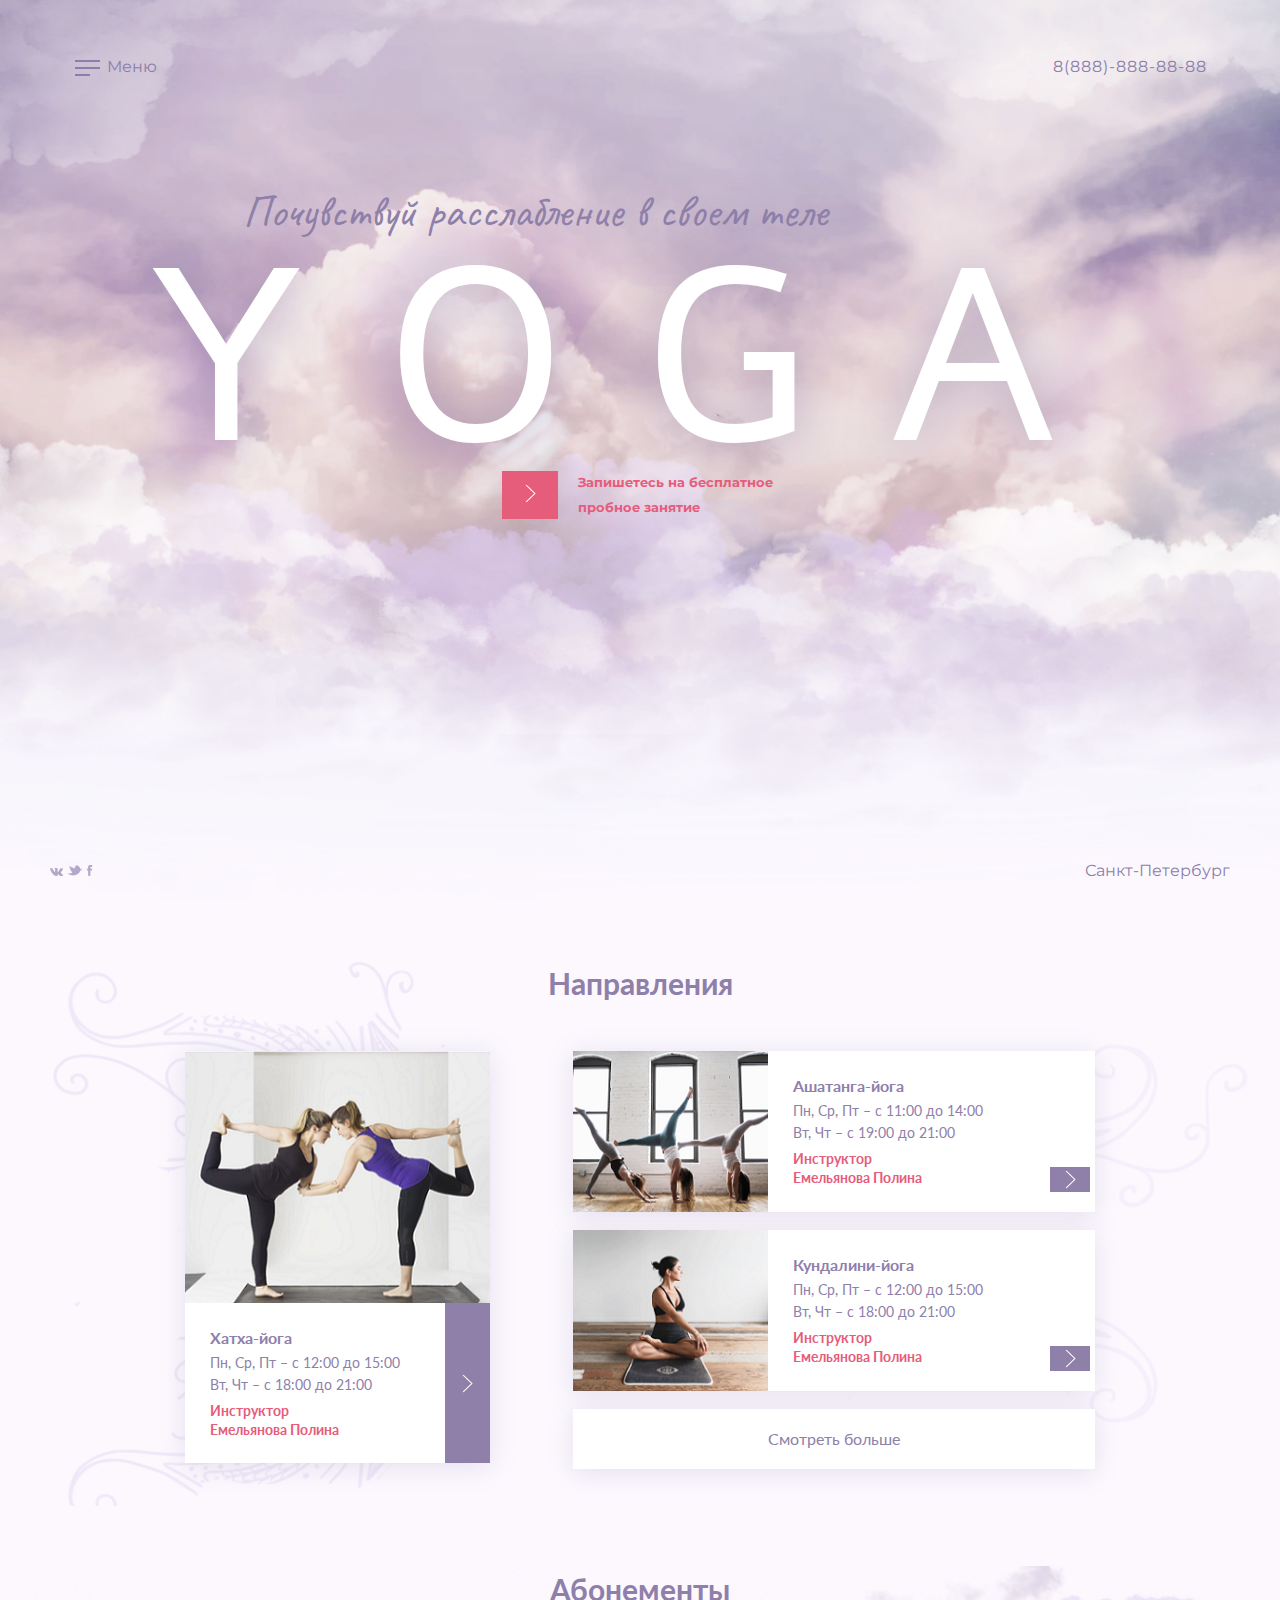
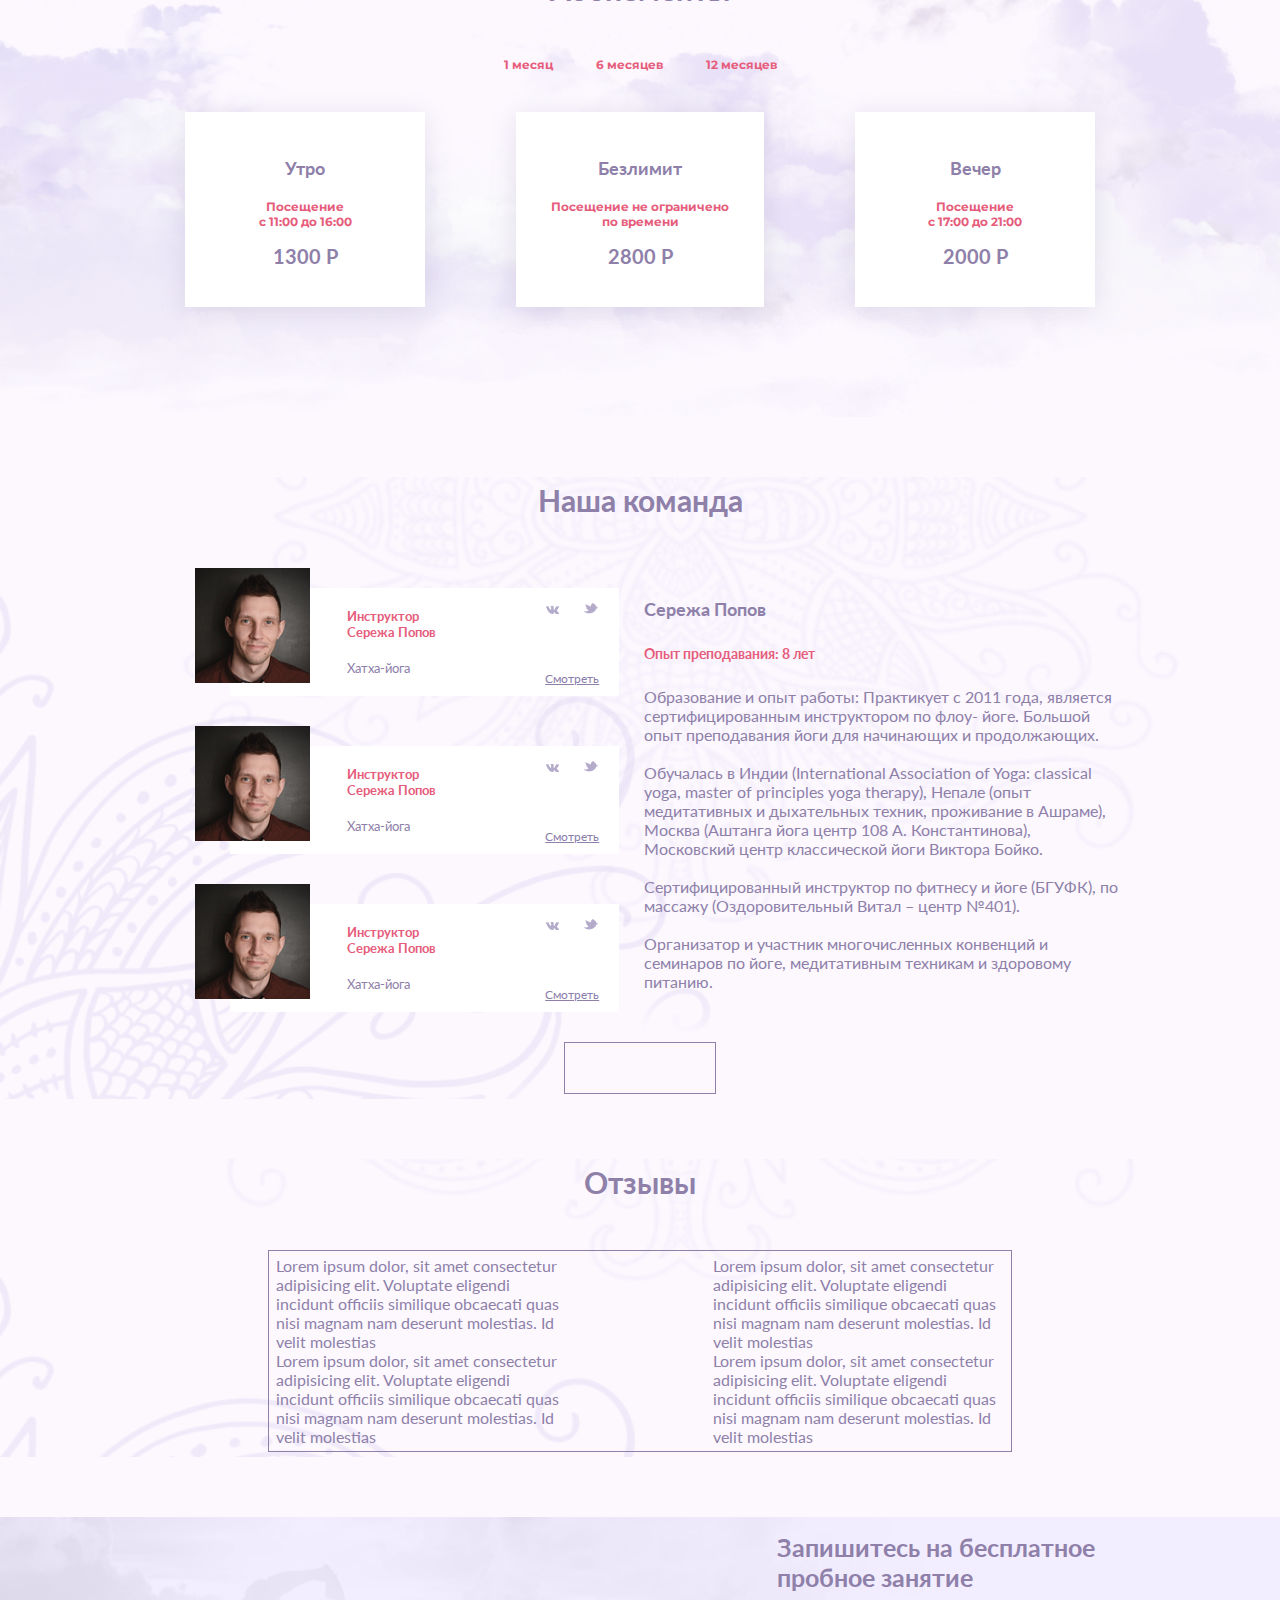
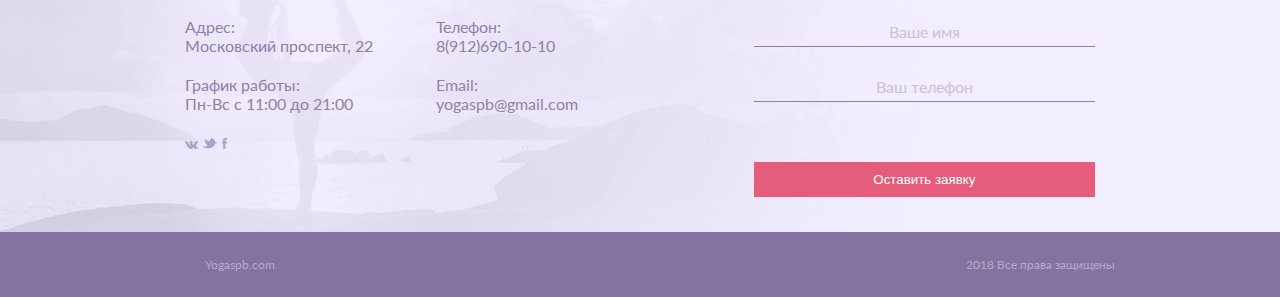
<file: index.html>
<!DOCTYPE html>
<html lang="ru en">
<head>
    <meta charset="UTF-8">
    <meta name="viewport" content="width=device-width, initial-scale=1.0">
    <meta http-equiv="X-UA-Compatible" content="ie=edge">
    <!-- STYLES -->
    <link rel="stylesheet" href="style.css">
    <!-- FONTS -->
    <link href="https://fonts.googleapis.com/css?family=Caveat&display=swap" 
        rel="stylesheet">
    <link href="https://fonts.googleapis.com/css?family=Alef&display=swap"
         rel="stylesheet">
    <link href="https://fonts.googleapis.com/css?family=Lato&display=swap" 
         rel="stylesheet">
    <!-- TEST FONT -->
    <link href="https://fonts.googleapis.com/css?family=Montserrat:500&display=swap" 
        rel="stylesheet">
    <title>Document</title>
</head>
<body>

    <header class = "page-header">
        <div class="header-top">
            <nav class="page-nav">
                <span class="burger"></span>
                <span class="menu">Меню</span>
            </nav>
            <div class="phone"><a href="#">8(888)-888-88-88</a></div>
        </div>
        <div class="header-title">
            <span class="first-title">Почувствуй расслабление в своем теле</span>    
            <span class="second-title">yoga</span>
        </div>
        <div class="header-button">
            <button><img src="img/chevron-right.png" alt=""></button>
            <div>Запишетесь на бесплатное  пробное занятие</div>  
        </div>
        <div class="header-social">
            <a href="#"><img src="img/social-vk.png"></a>
            <a href="#"><img src="img/social-tw.png"></a>
            <a href="#"><img src="img/social-fb.png"></a>
        </div>
        <div class="header-city">Санкт-Петербург</div>
    </header>
        
    <div class="container container-item_1">
        <section class="section">
            <div class="title">Направления</div>
            <div class="direction-flex-container">
                <div class="flex-element_1 flex-element">
                    <div class="image">
                        <img src="img/img-content_1.png" class="img-1 img">
                    </div>
                    <div class="text-wrapper">
                        <div class="text">
                            <span>Хатха-йога</span>
                            <span>Пн, Ср, Пт – с 12:00 до 15:00</span>
                            <span>Вт, Чт – с 18:00 до 21:00</span>
                            <strong>Инструктор <br> Емельянова Полина</strong>
                        </div>
                        <div class="button"><img src="img/chevron-right.png" alt=""></div>
                    </div>  
                </div>
                <div class="flex-element_2 flex-element">
                    <div class="image">
                        <img src="img/img-content_2.png" class="img-2 img">
                    </div>
                    <div class="text-wrapper">
                        <div class="text">
                            <span>Ашатанга-йога</span>
                            <span>Пн, Ср, Пт – с 11:00 до 14:00</span>
                            <span>Вт, Чт – с 19:00 до 21:00</span>
                            <strong>Инструктор <br> Емельянова Полина</strong>
                        </div>
                        <div class="button"><img src="img/chevron-right.png" alt=""></div>
                    </div>
                </div>
                <div class="flex-element_3 flex-element">
                    <div class="image">
                        <img src="img/img-content_3.png" alt="" class="img-3 img">
                    </div>
                    <div class="text-wrapper">
                        <div class="text">
                            <span>Кундалини-йога</span>
                            <span>Пн, Ср, Пт – с 12:00 до 15:00</span>
                            <span>Вт, Чт – с 18:00 до 21:00</span>
                            <strong>Инструктор <br> Емельянова Полина</strong>
                        </div>
                        <div class="button"><img src="img/chevron-right.png" alt=""></div>
                    </div>
                </div>
                <div class="more flex-element"><span>Смотреть больше</span></div>
            </div>
        </section>
    </div>
       <div class="container container-item_2">
        <section class="section">
            <div class="title">Абонементы</div>
            <div class="date">
                <span>1 месяц</span>
                <span>6 месяцев</span>
                <span>12 месяцев</span>
            </div>
            <div class="abonem-container">
                <div class="abonem-wrap abonem-wrap1">
                    <div class="item-abonem">
                        <span class="title-abonem">Утро</span>
                        <span>Посещение <br> с 11:00 до 16:00</span>
                        <span>1300 Р</span>
                        <button>Приобрести</button>
                    </div>
                 </div>
                 <div class="abonem-wrap abonem-wrap2"> 
                    <div class="item-abonem">
                        <span class="title-abonem">Безлимит</span>
                        <span>Посещение не ограничено <br> по времени</span>
                        <span>2800 Р</span>
                        <button>Приобрести</button>
                    </div>
                </div> 
                <div class="abonem-wrap abonem-wrap3"> 
                    <div class="item-abonem">
                        <span class="title-abonem">Вечер</span>
                        <span>Посещение <br> с 17:00 до 21:00</span>
                        <span>2000 Р</span>
                        <button>Приобрести</button>
                    </div>
             </div>       
            </div>
        </section>
        </div>
        <div class="container container-item_3">
            <section class="section">
                <div class="title">Наша команда</div>
                <div class="team-block">
                    <ul class="team-list">
                        <li>
                            <span class="red-string">Инструктор <br> Сережа Попов</span>
                            <span>Хатха-йога</span>
                            <div class="employee-social">
                                <a href="#"><img src="img/social-vk.png" alt=""></a>
                                <a href="#"><img src="img/social-tw.png" alt=""></a>
                            </div>
                            <div class="employee-page"><a href="#">Смотреть</a></div>
                            <img class="employee-img" src="img/employee-img1.png" alt="">
                        </li>
                        <li>
                            <span class="red-string">Инструктор <br> Сережа Попов</span>
                            <span>Хатха-йога</span>
                            <div class="employee-social">
                                <a href="#"><img src="img/social-vk.png" alt=""></a>
                                <a href="#"><img src="img/social-tw.png" alt=""></a>
                            </div>
                            <div class="employee-page"><a href="#">Смотреть</a></div>
                            <img class="employee-img" src="img/employee-img1.png" alt="">
                            </li>
                            <li>
                                <span class="red-string">Инструктор <br> Сережа Попов</span>
                                <span>Хатха-йога</span>
                                <div class="employee-social">
                                    <a href="#"><img src="img/social-vk.png" alt=""></a>
                                    <a href="#"><img src="img/social-tw.png" alt=""></a>
                                </div>
                                <div class="employee-page"><a href="#">Смотреть</a></div>
                                <img class="employee-img" src="img/employee-img1.png" alt="">
                            </li>
                    </ul>
                    <div class="team-desription">
                        <span class="title-abonem title-employee">Сережа Попов</span>
                        <span>Опыт преподавания: 8 лет</span>
                        <span>
                            Образование и опыт работы: Практикует с 2011 года, 
                            является сертифицированным инструктором по флоу- йоге. 
                            Большой опыт преподавания йоги для начинающих и продолжающих. <br> <br>
                            Обучалась в Индии (International Association of Yoga: classical yoga, 
                            master of principles yoga therapy), Непале 
                            (опыт медитативных и дыхательных техник, проживание в Ашраме), 
                            Москва (Аштанга йога центр 108 А. Константинова), 
                            Московский центр классической йоги Виктора Бойко. <br> <br>
                            Сертифицированный инструктор по фитнесу и йоге (БГУФК), по массажу 
                            (Оздоровительный Витал – центр №401). <br> <br> Организатор и участник многочисленных конвенций 
                            и семинаров по йоге, медитативным техникам и здоровому питанию.
                        </span>
                    </div>
                </div>
                <div class="element"></div>
            </section>
        </div>
        <div class="container container-item_4">
            <section class="section">
                <div class="title">Отзывы</div>
                <div class="report">
                    <div class="report-item report-item-1">
                        Lorem ipsum dolor, sit amet consectetur 
                        adipisicing elit. Voluptate eligendi 
                        incidunt officiis similique 
                        obcaecati quas nisi magnam nam 
                        deserunt molestias. Id velit molestias</div>
                    <div class="report-item report-item-2">
                        Lorem ipsum dolor, sit amet consectetur 
                        adipisicing elit. Voluptate eligendi 
                        incidunt officiis similique 
                        obcaecati quas nisi magnam nam 
                        deserunt molestias. Id velit molestias</div>
                    <div class="report-item report-item-3">
                        Lorem ipsum dolor, sit amet consectetur 
                        adipisicing elit. Voluptate eligendi 
                        incidunt officiis similique 
                        obcaecati quas nisi magnam nam 
                        deserunt molestias. Id velit molestias</div>
                    <div class="report-item report-item-4">
                        Lorem ipsum dolor, sit amet consectetur 
                        adipisicing elit. Voluptate eligendi 
                        incidunt officiis similique 
                        obcaecati quas nisi magnam nam 
                        deserunt molestias. Id velit molestias</div>
                </div>
            </section>
        </div>
        <div class="container container-item_5">
            <section class="section">
                <div class="footer-top">
                    <div class="footer-top-contacts">
                        <span>Адрес: <br> Московский проспект, 22</span>
                        <span>График работы: <br> Пн-Вс с 11:00 до 21:00</span>
                        <span>
                            <a href="#"><img src="img/social-vk.png"></a>
                            <a href="#"><img src="img/social-tw.png"></a>
                            <a href="#"><img src="img/social-fb.png"></a>
                        </span>
                        <span>Телефон: <br> 8(912)690-10-10</span>
                        <span>Email: <br> yogaspb@gmail.com</span>
                    </div>
                    <div class="footer-top-form">
                        <span class="title footer-flex-element">Запишитесь на бесплатное <br> пробное занятие</span>
                        <form class="footer-flex-element footer-form" action="" method="">
                            <label class="label_1" for="your-name">Ваше имя</label>
                            <input class="input_1" type="text" id="your-name">
                            <label class="label_2" for="phone">Ваш телефон</label>
                            <input class="input_2" type="text" id="phone">                             
                        </form>
                        <button class="footer-flex-element">Оставить заявку</button>
                    </div>
                </div>
            </section>
        </div>
        <div class="container container-item_6">
            <section class="section">
                <div class="copyright">
                    <span>Yogaspb.com</span>
                    <span>2018 Все права защищены</span>
                </div>
            </section>
        </div>





    <script src="script.js"></script>
</body>
</html>
</file>
<file: style.css>
* {
    transition: .2s;
}
a {
    text-decoration: none;
    color: #8B7EAC;
}
body {
    margin: 0;
    padding: 0;
    width: 100%;
    background: #FCF8FE;
}
.container {
    margin: 0 auto;
    margin-bottom: 60px;
    width: 100%;
    max-width: 1440px;

    background: #FCF8FE; 
}


/* HEADER */

.page-header {
    position: relative;
    margin-bottom: 60px;
    height: 100vh;

    background: url("img/bg-image.png") no-repeat 50% 50%;
    background-size: cover;
}
.header-top {
    display: flex;
    justify-content: space-between;
    align-items: center;
    padding: 50px 100px;

    /* font-weight: bold;
    font-family: 'Roboto', sans-serif; */
    font-family: 'Montserrat', sans-serif;
    color: #8B7EAC;
}
.page-nav {
    position: relative;
    padding: 7px;
}
.page-nav:hover {
    color: #e65c7b;
    cursor: pointer;
}
.phone {
    margin-right: -27px;
    letter-spacing: 1px;
    
}
.phone:hover a {
    color: #e65c7b;
    transition: .5s;
}
.page-nav .burger {
    display: inline-block;
    position: absolute;
    top: 50%;
    right: 100%;
    width: 25px;
    height: 2px;
    background: #8B7EAC;
}
.page-nav .burger::before, .page-nav .burger::after {
    position: absolute;
    content: "";
    height: 2px;
    background: #8B7EAC;
}
.page-nav .burger::before {
    top: -7px;
    width: 25px;
}
.page-nav .burger::after {
    top: 7px;
    width: 15px;
} 
.header-title {
    text-align: center;
    padding: 50px 10px;
}
.header-title .first-title, .header-title .second-title {
    display: block;
}
.header-title .first-title {
    margin-bottom: 60px;
    margin-left: -210px;
    font-size: 45px;
    font-family: 'Caveat', cursive;
    color: #8E80A9;
}
.header-title .second-title {
    font-size: 245px;
    font-family: 'Alef', sans-serif;
    text-transform: uppercase;
    letter-spacing: 80px;
    text-shadow: 0px 4px 50px rgba(131, 115, 161, 0.6);
    color: #fff;
    line-height: 120px;
}
.header-button {
    display: flex;
    justify-content: center;
    align-items: center;
    transition: .3s;
}
.header-button button {
    transition: .3s;
}
.header-button button:hover {
    transform: scale(1.3);
    border-radius: 50px;
}
.header-button:hover div {
    color: #d52149;
    text-shadow: 2px 2px 55px #d52149;
    transition: .3s;
}
.header-button button {
    margin-right: 20px;
    width: 56px;
    height: 48px;
    cursor: pointer;
    border: none;
    background: #E65C7B;
}
.header-button div {
    max-width: 200px;
    font-size: 13px;
    /* font-family: 'Lato', sans-serif; */
    font-family: 'Montserrat', sans-serif;
    font-weight: bold;
    line-height: 25px;
    
    color: #E65C7B;
} 
.header-social {
    position: absolute;
    left: 50px;
    bottom: 20px;
}
.header-city {
    position: absolute;
    right: 50px;
    bottom: 20px;
    font-family: 'Montserrat', sans-serif;
    font-size: 16px;
    /* font-weight: bold; */
    color: #8B7EAC;
}


/* GENERAL STYLES FOR PAGES */

.section {
    margin: 0 auto;
    max-width: 910px;
    padding: 5px;
    font-family: 'Lato', sans-serif;
    color: #8E80A9;
}
.section .title {
    margin: 0 auto;
    margin-bottom: 50px;
    max-width: 400px;
    font-size: 30px;
    font-weight: bold;
    text-align: center;
}


/* DIRECTION */

.container-item_1 {
    background: url("img/direction-bg.png") no-repeat 50% 50%;
    background-size: cover;  
}
.direction-flex-container {
    display: flex;
    flex-direction: column;
    justify-content: flex-start;
    /* align-items: space-between;  CHECK !!!!!!!!*/
    flex-wrap: wrap;
    height: 450px;
    width: 100%;
}
.flex-element {
    display: flex;

    box-shadow: 0px 4px 25px rgba(142, 128, 169, 0.2);
    background: #fff;
}
.flex-element .text {
    box-sizing: border-box;
    padding: 25px;
}
.flex-element .text span:first-child {
    display: block;
    margin-bottom: 7px;
    font-size: 16px;
    font-weight: bold;
}
.flex-element .text span:nth-child(2), 
.flex-element .text span:nth-child(3) {
    font-size: 14px;
    display: block;
    margin-bottom: 5px;
}
.flex-element .text span:nth-child(3) {
    margin-bottom: 7px;
}
.flex-element .text strong {
    font-size: 14px;
    color: #E65C7B;
}
.flex-element .image img {
    width: 100%;
    height: 100%;
}
 .flex-element_2 .image, .flex-element_3 .image {
    min-width: 195px;
}
/*
.flex-element_2 .text, .flex-element_3 .text {
    max-height: 180px;
} */
.flex-element_1 {
    flex-direction: column;
    align-items: center;
    max-width: 305px;
    /* height: 100%; */
}
.flex-element_1 .text {
    min-height: 100%;
}
.flex-element_2, .flex-element_3 {
    margin-bottom: 2%;
}
 .more {
    padding: 0px 100px;
    text-align: center;
    line-height: 60px;
    cursor: pointer;
}
.more span {
    display: block;
    width: 100%;
}
.more:hover {
    box-shadow: 
        0px 12px 10px  rgba(142, 128, 169, 0.2),
        0px -12px 10px  rgba(142, 128, 169, 0.2);
}
.text-wrapper {
    position: relative;
    width: 100%;
}
.flex-element .button {
    display: flex;
    justify-content: center;
    align-items: center;

    cursor: pointer;
}
.flex-element_1 .button {
    position: absolute;
    right: 0;
    bottom: 0;
    top: 0;
    width: 45px;
    background: #8E80A9;
}
.flex-element_2 .button, .flex-element_3 .button {
    position: absolute;
    background: #8E80A9;
    bottom: 20px;
    right: 5px;
    width: 40px;
    height: 25px;
}

/* SUBSCRIPTION */
.container-item_2 {
    background: url("img/bg-image_2.png") no-repeat 50% 50%;
    background-size: cover;
}
.date {
    display: flex;
    justify-content: space-between;
    max-width: 30%;
    margin: 0px auto;
    margin-bottom: 40px;
    font-family: 'Montserrat', sans-serif;
    font-size: 12px;
    font-weight: bold;
    cursor: pointer;
    color: #E65C7B;
}
.date span:hover {
    text-decoration: underline;
}
.abonem-container {
    position: relative;
    display: flex;
    justify-content: space-between;
    height: 300px;
}
.abonem-wrap {
    height: 65%;
    overflow: hidden;
    box-shadow: 0px 4px 25px rgba(142, 128, 169, 0.2);
}
.wrap-click {
    height: 300px;
    box-sizing: border-box;
    overflow: visible;
}
.item-abonem {
    box-sizing: border-box;
    display: flex;
    flex-direction: column;
    justify-content: flex-start;
    align-items: center;
    height: 140%;
    max-height: 300px;
    padding: 35px 25px;
    
    background: white;
}
.item-abonem span {
    text-align: center;
}
.item-abonem span {
    display: block;
    min-width: 170px;
}
.item-abonem button {
    margin-top: 40px;
    width: 110%;
    height: 20%;
    cursor: pointer;
    color: white;
    border: none;
    background: #8E80A9;
}
.item-abonem button:hover {
    border-radius: 30px;
}
.title-abonem {
    display: block;
    padding: 10px;
    
    font-size: 18px;
    font-weight: bold;
}
.item-abonem span:nth-child(2) {
    display: block;
    padding: 10px;
    font-family: 'Montserrat', sans-serif;
    font-size: 12px;
    font-weight: bold;
    color: #E65C7B;
}
.item-abonem span:nth-child(3) {
    padding-top: 5px;
    font-size: 20px;
    font-weight: bold;
}


/* TEAM  */

.container-item_3 {
    background: 
        url("img/team-bg-left.png") no-repeat 50% 100%,
        url("img/team-bg-right.png") no-repeat 50% 0%;
    background-size: cover;
}
.team-block {
    display: flex;
    justify-content: space-around;
    align-items: flex-start;
    padding: 0px 45px;
    padding-right: 0px;
    padding-top: 20px;
}
.team-list {
    display: flex;
    flex-direction: column;
    align-items: flex-start;
    margin: 0;
    padding: 0;
    min-width: 45%;
}
.team-list li {
    position: relative;
    display: block;
    margin-bottom: 50px;
    width: 100%;

    list-style: none;
    background: #fff;
}
.team-list li:last-child {
    margin-bottom: 0px;
}
.team-list li span {
    display: block;
    margin-left: 30%;
    padding: 20px 0;
    font-size: 13px;
}
.team-list li span:first-child {
    padding-bottom: 0px;
    font-weight: bold;
    color: #E65C7B;
}
.employee-social {
    position: absolute;
    right: 0;
    top: 0;
    padding: 10px 20px; 
}
.employee-social a {
    margin-left: 20px;
}
.employee-page {
    position: absolute;
    bottom: 0;
    right: 0;
    padding: 10px 20px;
    font-size: 12px;

    text-decoration: underline;
}
.employee-img {
    position: absolute;
    top: -20px;
    left: -35px;
    max-width: 135px;
}
.team-desription {
    padding: 10px;
    padding-left: 25px;
    min-width: 55%;
}
.team-desription span {
    display: block;
    margin-bottom: 25px;
}
.team-desription span:last-child {
    margin-bottom: 0;
}
.title-employee {
    margin: 0;
    padding: 0;
}
.team-desription span:nth-child(2) {
    font-weight: bold;
    font-size: 14px;
    color: #E65C7B;
}
.element {
    margin: 0 auto;
    margin-top: 30px;
    width: 150px;
    height: 50px;

    border: 1px solid;
}


/* REPORT */

.container-item_4 {
    background: 
        url("img/team-bg-left.png") no-repeat 50% 100%,
        url("img/team-bg-right.png") no-repeat 50% 0%;
    background-size: cover;
}
.report {
    margin: 0px auto;
    padding: 5px 7px;
    max-width: 80%;
    display: flex;
    justify-content: space-between;
    flex-wrap: wrap;

    border: 1px solid;
}
.report-item {
    max-width: 40%;
}


/*FOOTER*/

.container-item_5 {
    margin-bottom: 0;
    background: url("img/footer-bg.png") no-repeat center;
    background-size: cover;
}
.footer-top {
    display: flex;
    justify-content: space-between;
    align-items: center;
    width: 100%;
}
.footer-top-contacts {
    display: flex;
    flex-direction: column;
    flex-wrap: wrap;
    max-height: 200px;
    width: 50%;
}
.footer-top-contacts span {
    margin-top: 20px;
}
.footer-top-form  {
    display: flex;
    flex-direction: column;
    align-items: flex-end;
    width: 50%;
}
.footer-top-form .title {
    margin:  0;
    margin-top: 10px;
    padding: 0;
    text-align: left;
    font-size: 25px;
}
.footer-top-form form {
    position: relative;
    display: flex;
    flex-direction: column;
    align-items: center;
    width: 75%;
}
.footer-flex-element {
    margin-bottom: 30px !important;
}
.footer-top-form input {
    box-sizing: border-box;
    position: relative;
    margin-bottom: 30px;
    padding: 10px 5px;
    width: 100%;
    text-align: center;
    color: #8E80A9;
    border: none;
    border-bottom: 1px solid #8E80A9;
    background: none;
    z-index: 2;
}
.footer-top-form input[type="text"]:focus {
    outline: none;
    border-bottom: 1px solid #6c4675
}
.footer-top-form label {
    margin-bottom: -30px;
    opacity: .4;
}
.label-invisible {
    opacity: 0 !important;
    transition: .4s;
}
.footer-top-form button {
    padding: 10px 5px;
    width: 75%;

    cursor: pointer;
    color: white;
    border: none;
    background: #E65C7B;
}

.container-item_6 {
    margin-bottom: 0;
    width: 100%;
    background: #8373A1;
}
.copyright {
    display: flex;
    justify-content: space-between;
    padding: 20px;
    width: 100%;
}
.copyright span {
    font-size: 12px;
    color: rgba(255, 255, 255, .4);
}







/* MEDIA */
@media (max-width: 1024px) {
    .page-header {
        max-height: 100vh;
    }
    .header-title .second-title {
        font-size: 205px;
        letter-spacing: 40px;
    }
    .header-title .first-title {
        font-size: 35px;
    }
}

@media (max-width: 900px) {
    .block .text {
        padding: 20px;
    }
}
</file>
